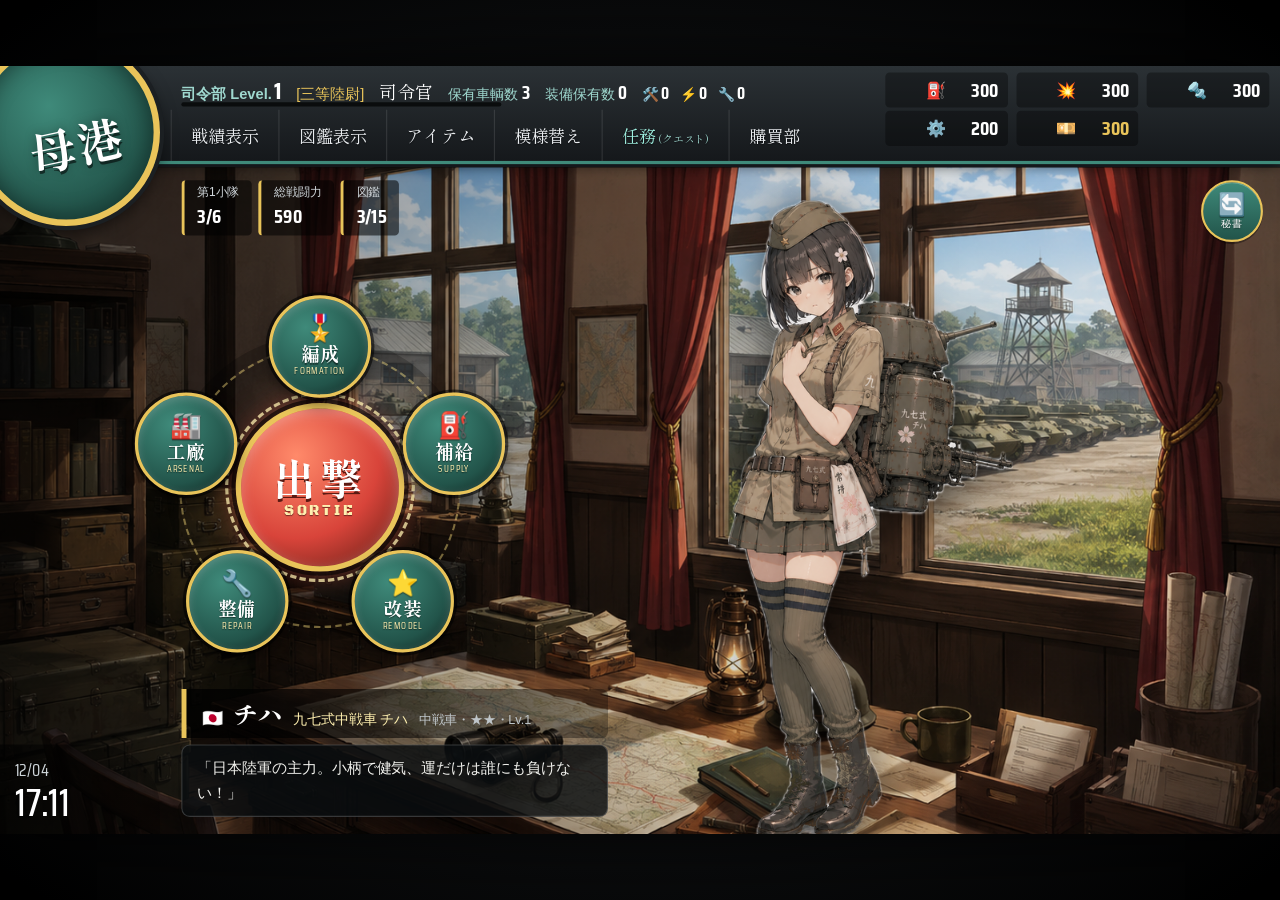
<file: src/index.html>
<!DOCTYPE html>
<html lang="ja">
<head>
<meta charset="UTF-8">
<meta name="viewport" content="width=device-width, initial-scale=1.0, viewport-fit=cover">
<title>陸これ（仮） — 陸版艦これ</title>
<link rel="icon" href="data:image/svg+xml,%3Csvg xmlns='http://www.w3.org/2000/svg' viewBox='0 0 64 64'%3E%3Crect width='64' height='64' rx='12' fill='%23d4af37'/%3E%3Ctext x='32' y='43' text-anchor='middle' font-size='34'%3E%E2%98%85%3C/text%3E%3C/svg%3E">
<link rel="preconnect" href="https://fonts.googleapis.com">
<link rel="preconnect" href="https://fonts.gstatic.com" crossorigin>
<link href="https://fonts.googleapis.com/css2?family=Black+Ops+One&family=Saira+Condensed:wght@500;700&family=Shippori+Mincho:wght@600;800&display=swap" rel="stylesheet">
<link rel="stylesheet" href="style.css?v=0.8.1">
</head>
<body>
<!-- 1200×720 の固定画面を、窓の大きさに合わせて拡大縮小する（横画面専用・艦これと同じ作り） -->
<div id="viewport"><div id="stage" data-screen="base">

<!-- ===== 上：司令部の帯 ===== -->
<header id="hq">
  <div class="hq-row1">
    <span class="hq-lvl">司令部 Level.<b id="cmd-lv">1</b></span>
    <span class="hq-rank">[<span id="hq-rank">三等陸尉</span>]</span>
    <span id="cmd-name" title="クリックで改名">司令官</span>
    <span class="hq-cnt">保有車輌数 <b id="hq-owned">0</b></span>
    <span class="hq-cnt">装備保有数 <b id="hq-equips">0</b></span>
    <span class="hq-items" title="高速修復材・高速建造材・改修資材">🛠️<b id="hq-i-repair">0</b> ⚡<b id="hq-i-build">0</b> 🔧<b id="hq-i-remodel">0</b></span>
  </div>
  <div class="cmd-exp"><i id="cmd-expbar"></i><small id="cmd-exptxt"></small></div>
  <nav class="hq-menu">
    <button data-go="config" data-scroll="records">戦績表示</button>
    <button data-go="dex">図鑑表示</button>
    <button data-go="shop" data-scroll="inventory">アイテム</button>
    <button data-go="config" data-scroll="theme-list">模様替え</button>
    <button data-go="mission" class="hq-mission">任務<small>(クエスト)</small><em id="kh-badge" class="hidden">!</em></button>
    <button data-go="shop">購買部</button>
  </nav>
  <div id="resources">
    <span class="res" title="燃料"><i>⛽</i><b id="r-fuel">0</b></span>
    <span class="res" title="弾薬"><i>💥</i><b id="r-ammo">0</b></span>
    <span class="res" title="鋼材"><i>🔩</i><b id="r-steel">0</b></span>
    <span class="res" title="部品"><i>⚙️</i><b id="r-parts">0</b></span>
    <span class="res gold" title="資金"><i>💴</i><b id="r-gold">0</b></span>
  </div>
</header>
<div id="notibar"><span id="noti-icon">📻</span><span id="noti">ようこそ、陸これへ。司令、ご着任お疲れ様です。</span></div>

<!-- 左上：いまの画面の名前（艦これの大きな丸） -->
<div id="scr-emblem"><span id="scr-name">母港</span></div>

<!-- ===== 左：横の献立（母港以外） ===== -->
<aside id="sidemenu">
  <button class="sm-btn" data-go="squad"><i>🎖️</i><span>編成</span></button>
  <button class="sm-btn" data-go="shop"><i>⛽</i><span>補給</span></button>
  <button class="sm-btn" data-go="arsenal" data-sub="remodel"><i>⭐</i><span>改装</span></button>
  <button class="sm-btn" data-go="arsenal" data-sub="repair"><i>🔧</i><span>整備</span></button>
  <button class="sm-btn" data-go="arsenal" data-sub="build"><i>🏭</i><span>工廠</span></button>
  <button class="sm-port" data-go="base"><span>母港</span></button>
  <div class="sm-clock"><small class="clock-date">--/--</small><b class="clock">--:--</b></div>
</aside>

<main id="screen">
  <!-- ===== 母港 ===== -->
  <section id="tab-base" class="tab active">
    <div id="port">
      <div id="port-bg"></div>
      <img id="secretary-img" alt="秘書隊員">
      <div id="kc-ring">
        <span class="kr-track"></span>
        <button class="kc-sortie" data-go="sortie"><span class="ks-gear"></span><span class="ks-face"><b>出撃</b><small>SORTIE</small></span></button>
        <button class="kc-sub" style="--a:-90deg" data-go="squad"><i>🎖️</i><b>編成</b><small>FORMATION</small></button>
        <button class="kc-sub" style="--a:-18deg" data-go="shop"><i>⛽</i><b>補給</b><small>SUPPLY</small></button>
        <button class="kc-sub" style="--a:54deg" data-go="arsenal" data-sub="remodel"><i>⭐</i><b>改装</b><small>REMODEL</small></button>
        <button class="kc-sub" style="--a:126deg" data-go="arsenal" data-sub="repair"><i>🔧</i><b>整備</b><small>REPAIR</small></button>
        <button class="kc-sub" style="--a:198deg" data-go="arsenal" data-sub="build"><i>🏭</i><b>工廠</b><small>ARSENAL</small></button>
      </div>
      <ul id="pc-stats"></ul>
      <div id="port-overlay">
        <div id="sec-nameplate">
          <span id="sec-nation"></span>
          <span id="sec-name"></span>
          <span id="sec-base"></span>
          <span id="sec-class"></span>
        </div>
        <div id="sec-speech"><span id="base-msg"></span></div>
      </div>
      <div id="port-utils">
        <button class="pu" id="btn-changesec" title="秘書交代">🔄<small>秘書</small></button>
      </div>
      <div class="port-clock"><small class="clock-date">--/--</small><b class="clock">--:--</b></div>
    </div>
  </section>

  <!-- ===== 編成（艦これ式） ===== -->
  <section id="tab-squad" class="tab">
    <div class="sq-head">
      <span class="sq-title">部隊選択</span>
      <div id="squad-tabs"></div>
      <button id="sq-clear" class="ghost">随伴一括解除</button>
      <label class="sq-name">部隊名<input id="sq-name-input" maxlength="10"></label>
      <span class="sq-power">総戦闘力 <b id="sq-power">0</b></span>
    </div>
    <div id="squad-bar"></div>
  </section>

  <!-- ===== 出撃 ===== -->
  <section id="tab-sortie" class="tab">
    <div class="sc-head"><h2>出撃<small>SORTIE</small></h2><p class="hint">戦域を選んで出撃。ボスを撃破すると攻略完了。</p></div>
    <div id="area-list"></div>
  </section>

  <!-- ===== 工廠 ===== -->
  <section id="tab-arsenal" class="tab">
    <div class="sc-head"><h2>工廠<small>ARSENAL</small></h2>
      <div id="arsenal-nav" class="subnav">
        <button data-sub="build" class="active">配備建造</button>
        <button data-sub="commission">工場依頼</button>
        <button data-sub="remodel">改装</button>
        <button data-sub="repair">整備</button>
        <button data-sub="cast">鋳造</button>
      </div>
    </div>
    <div id="sub-build" class="subtab active">
      <p class="hint">資源を投入して新たな隊員を配備。投入量でレア度が変わります。</p>
      <div class="panel" id="deploy-form">
        <label>🔩 鋼材 <input type="range" id="d-steel" min="10" max="300" value="100"><b id="d-steel-v">100</b></label>
        <label>⚙️ 部品 <input type="range" id="d-parts" min="10" max="300" value="100"><b id="d-parts-v">100</b></label>
        <div class="btnrow"><button id="btn-deploy" class="primary">▶ 配備開始</button></div>
      </div>
      <div id="deploy-result"></div>
    </div>
    <div id="sub-commission" class="subtab">
      <p class="hint">各工房に製造を依頼。時間経過で完成し、確率で戦車または装備を獲得します。</p>
      <div id="commission-list"></div>
    </div>
    <div id="sub-remodel" class="subtab">
      <p class="hint">改修資材と資金で隊員を改装し、全ステータスを強化します。</p>
      <div id="remodel-list" class="card-grid"></div>
    </div>
    <div id="sub-repair" class="subtab">
      <p class="hint">損傷した隊員を整備します。高速修復材で即時回復も可能。</p>
      <div id="repair-list" class="card-grid"></div>
    </div>
    <div id="sub-cast" class="subtab">
      <p class="hint">資源を投入して装備を鋳造製作。投入量で高レア装備が出やすくなります。隊員の詳細画面で装備できます。</p>
      <div class="panel" id="cast-form">
        <label>🔩 鋼材 <input type="range" id="c-steel" min="20" max="400" value="150"><b id="c-steel-v">150</b></label>
        <label>⚙️ 部品 <input type="range" id="c-parts" min="20" max="400" value="150"><b id="c-parts-v">150</b></label>
        <div class="btnrow"><button id="btn-cast" class="primary">⚒️ 鋳造開始</button></div>
      </div>
      <div id="cast-result"></div>
      <h3 class="subhead">所持装備</h3>
      <div id="equip-inv"></div>
    </div>
  </section>

  <!-- ===== 任務 ===== -->
  <section id="tab-mission" class="tab">
    <div class="sc-head"><h2>任務<small>QUEST</small></h2><p class="hint">達成で資金・アイテムを獲得。毎日リセット。</p></div>
    <div id="mission-list"></div>
  </section>

  <!-- ===== 図鑑 ===== -->
  <section id="tab-dex" class="tab">
    <div class="sc-head"><h2>図鑑<small>ENCYCLOPEDIA</small></h2><p class="hint" id="dex-progress"></p></div>
    <div id="dex-grid" class="card-grid"></div>
  </section>

  <!-- ===== 購買部 ===== -->
  <section id="tab-shop" class="tab">
    <div class="sc-head"><h2>購買部・補給<small>SUPPLY</small></h2><p class="hint">資金でアイテムや資源を購入。</p></div>
    <div id="shop-list"></div>
    <h3 class="subhead">所持アイテム</h3>
    <div id="inventory"></div>
    <h3 class="subhead">所持武装（旧式）</h3>
    <div id="weapon-inv"></div>
  </section>

  <!-- ===== 設定 ===== -->
  <section id="tab-config" class="tab">
    <div class="sc-head"><h2>設定<small>CONFIG</small></h2></div>
    <div class="cfg-grid">
      <div class="panel">
        <h3 class="subhead">司令官名</h3>
        <div class="btnrow"><input type="text" id="name-input" maxlength="12" placeholder="司令官名"><button id="btn-rename">変更</button></div>
      </div>
      <div class="panel">
        <h3 class="subhead">戦績</h3>
        <div id="records"></div>
      </div>
      <div class="panel">
        <h3 class="subhead">UIテーマ（配色）</h3>
        <div id="uitheme-list"></div>
      </div>
      <div class="panel">
        <h3 class="subhead">模様替え（司令室の背景）</h3>
        <div id="theme-list"></div>
      </div>
      <div class="panel">
        <h3 class="subhead">音声（VOICEVOX）</h3>
        <p class="hint" id="voice-status"></p>
        <div class="btnrow">
          <button id="btn-voice-toggle">音声: ON</button>
          <button id="btn-voice-test">🔊 テスト再生</button>
        </div>
      </div>
      <div class="panel">
        <h3 class="subhead">データ</h3>
        <div class="btnrow"><button id="btn-reset" class="danger">最初からやり直す</button></div>
      </div>
    </div>
  </section>
</main>

<!-- ===== 出撃準備（戦域を選んだ後） ===== -->
<div id="prebattle" class="overlay hidden">
  <div class="pb-card">
    <div class="ss-head"><b id="map-title"></b><button class="x" id="btn-area-back">✕</button></div>
    <div id="restrict-note"></div>
    <div id="pb-squad-tabs"></div>
    <div id="sortie-squad"></div>
    <div class="btnrow pb-foot">
      <span class="hint">燃料・弾薬を各30消費します。</span>
      <button id="btn-startbattle" class="primary big">⚔️ 出撃開始</button>
    </div>
  </div>
</div>

<!-- ===== 戦闘（りっくじあーす式・画面いっぱい） ===== -->
<section id="battle" class="hidden">
  <div class="bt-top">
    <div class="bt-force ally"><span class="bf-lbl">部隊戦力</span><div class="bf-bar"><i id="bf-ally"></i></div><b id="bf-ally-num"></b></div>
    <div class="bt-center"><span id="bt-area"></span><b id="bt-turn">TURN 1</b></div>
    <div class="bt-force enemy"><b id="bf-enemy-num"></b><div class="bf-bar"><i id="bf-enemy"></i></div><span class="bf-lbl">部隊戦力</span></div>
  </div>
  <div class="bt-col ally" id="bt-allies"></div>
  <div class="bt-map" id="bt-map">
    <div id="bt-world">
      <svg id="bt-svg" xmlns="http://www.w3.org/2000/svg"></svg>
      <div id="bt-units"></div>
      <div id="bt-fx"></div>
    </div>
    <div id="bt-log"></div>
  </div>
  <div class="bt-col enemy" id="bt-enemies"></div>
  <div class="bt-bottom">
    <button id="bt-retreat" class="bt-round" title="撤退">⮌<small>撤退</small></button>
    <div id="bt-info"></div>
    <div id="bt-actions"></div>
    <button id="bt-endturn" class="bt-end">ターン終了</button>
    <button id="bt-auto" class="bt-toggle">自動<b>OFF</b></button>
    <button id="bt-speed" class="bt-toggle">速度<b>×1</b></button>
  </div>
  <div id="bt-banner" class="hidden"></div>
  <div id="battle-result" class="hidden"></div>
  <div id="dmg-cutin" class="hidden"></div>
</section>

<!-- ===== 秘書選択 ===== -->
<div id="sec-select" class="overlay hidden">
  <div class="sec-select-card">
    <div class="ss-head"><b>秘書隊員を選択</b><button class="x" onclick="document.getElementById('sec-select').classList.add('hidden')">✕</button></div>
    <div id="sec-select-grid" class="mini-grid"></div>
  </div>
</div>

<!-- ===== 隊員の一覧（編成の「変更」） ===== -->
<div id="ship-list" class="overlay hidden">
  <div class="sl-card">
    <div class="ss-head"><b id="sl-title">隊員選択</b><div class="sl-sort" id="sl-sort"></div><button class="x" onclick="closeShipList()">✕</button></div>
    <div id="sl-remove"></div>
    <div id="sl-table"></div>
  </div>
</div>

<!-- ===== 隊員詳細 ===== -->
<div id="modal" class="overlay hidden">
  <div id="modal-card">
    <button id="modal-close" class="x">✕</button>
    <div id="modal-art"><img id="modal-img" alt=""><div id="modal-states"></div></div>
    <div id="modal-info">
      <div id="modal-nation"></div>
      <h3 id="modal-name"></h3>
      <div id="modal-base"></div>
      <div id="modal-tags"></div>
      <div id="modal-intro"></div>
      <div id="modal-stats"></div>
      <h4 class="me-head">装備</h4>
      <div id="modal-equip"></div>
      <button id="modal-toggle"></button>
    </div>
  </div>
</div>

<!-- ===== 装備の選択 ===== -->
<div id="equip-picker" class="overlay hidden">
  <div class="ep-card">
    <div class="ss-head"><b>装備を選択</b><button class="x" onclick="document.getElementById('equip-picker').classList.add('hidden')">✕</button></div>
    <div id="equip-picker-list"></div>
  </div>
</div>

<div id="toast-wrap"></div>
</div></div>

<!-- 縦持ちのときは横にしてもらう -->
<div id="rotate-hint">
  <div class="rh-phone">📱</div>
  <p>陸これは<b>横画面専用</b>です。<br>端末を横向きにしてください。</p>
  <button id="btn-landscape">全画面・横向きで開く</button>
</div>

<script src="../data/characters.js?v=0.8.1"></script>
<script src="battle.js?v=0.8.1"></script>
<script src="game.js?v=0.8.1"></script>
</body>
</html>
</file>
<file: src/style.css>
/* ===== 陸これ v0.8.0 — 艦これ式の画面（1200×720 固定・横画面専用） =====
   色は変数でまとめ、UIテーマ（body[data-ui]）で入れ替える。
   --pan1/--pan2 = 札（パネル）の色、--acc = 強調の金、--paper = 画面の地、--ink = 地の上の文字 */
:root{
  --pan1:#3f8a7a; --pan2:#22544a; --panline:rgba(190,255,235,.35);
  --acc:#e9c45a; --acc2:#fff0b0; --red:#d8443a; --red2:#ff7a63;
  --paper:#e7e2d4; --paper2:#d6d0bf; --ink:#22272a; --ink2:#5a6066;
  --hq1:#2b3135; --hq2:#15181b;
  --ok:#59c24f; --warn:#e8b33a; --bad:#e04a3a;
}
body[data-ui="steel"]{ --pan1:#3b8f9a; --pan2:#1f5660; --acc:#f0c860; }
body[data-ui="night"]{ --pan1:#5a4a8a; --pan2:#2c2350; --acc:#d6a8ff; --acc2:#f1dcff; --paper:#d9d6e3; --paper2:#c6c1d6; }
body[data-ui="sakura"]{ --pan1:#b75a7a; --pan2:#73304a; --acc:#ffd0e2; --acc2:#fff0f6; --paper:#f1e3e6; --paper2:#e3cdd3; }
body[data-ui="desert"]{ --pan1:#9a7a44; --pan2:#5e4520; --acc:#ffd88a; --paper:#ece2c8; --paper2:#dccfae; }

*{box-sizing:border-box}
html,body{margin:0;height:100%;background:#000;overflow:hidden;
  font-family:"Hiragino Kaku Gothic ProN","Hiragino Sans","Noto Sans JP","Yu Gothic",Meiryo,sans-serif;color:var(--ink);
  -webkit-tap-highlight-color:transparent;user-select:none}
.hidden{display:none!important}
button{font:inherit;cursor:pointer;border:0;color:#fff;border-radius:6px;padding:8px 14px;
  background:linear-gradient(180deg,var(--pan1),var(--pan2));box-shadow:inset 0 1px 0 rgba(255,255,255,.25),0 2px 0 rgba(0,0,0,.35);
  text-shadow:0 1px 1px rgba(0,0,0,.5);transition:filter .12s,transform .08s}
button:hover{filter:brightness(1.15)}
button:active{transform:translateY(1px);filter:brightness(.92)}
button:disabled{opacity:.42;cursor:not-allowed;filter:grayscale(.5)}
button.primary{background:linear-gradient(180deg,#f4d06a,#c8941e);color:#2a1d05;text-shadow:0 1px 0 rgba(255,255,255,.5);font-weight:700}
button.danger{background:linear-gradient(180deg,#d85a48,#8e2a1e)}
button.ghost{background:transparent;color:var(--ink2);box-shadow:none;border:1px solid rgba(0,0,0,.25);text-shadow:none}
button.big{padding:12px 26px;font-size:1.1rem}
button.x{width:34px;height:34px;padding:0;border-radius:50%;background:linear-gradient(180deg,#5a5f63,#2c3033);font-size:1rem}
input[type=text],input:not([type]){font:inherit;padding:7px 10px;border-radius:5px;border:1px solid rgba(0,0,0,.3);background:#fffdf6;color:var(--ink)}
input[type=range]{accent-color:var(--pan1)}

/* ===== 画面全体（1200×720 を拡大縮小） ===== */
#viewport{position:fixed;inset:0;background:radial-gradient(ellipse at center,#1a1d20,#000)}
#stage{position:absolute;left:50%;top:50%;width:1200px;height:720px;transform-origin:50% 50%;overflow:hidden;
  background:#1d2226;box-shadow:0 0 60px rgba(0,0,0,.8)}
#rotate-hint{display:none;position:fixed;inset:0;z-index:999;background:#0d1012;color:#fff;
  flex-direction:column;align-items:center;justify-content:center;text-align:center;gap:14px;padding:30px}
body.portrait #rotate-hint{display:flex}
.rh-phone{font-size:64px;animation:rh 2s ease-in-out infinite}
@keyframes rh{0%,30%{transform:rotate(0)}60%,100%{transform:rotate(-90deg)}}
#rotate-hint p{font-size:1.05rem;line-height:1.7;margin:0}

/* ===== 上：司令部の帯 ===== */
#hq{position:absolute;left:0;right:0;top:0;height:92px;z-index:20;
  background:linear-gradient(180deg,var(--hq1),var(--hq2));border-bottom:3px solid var(--pan1);
  box-shadow:0 3px 12px rgba(0,0,0,.6);color:#e9ecef}
.hq-row1{position:absolute;left:170px;top:6px;right:380px;display:flex;align-items:baseline;gap:14px;font-size:.86rem;white-space:nowrap;overflow:hidden}
.hq-lvl{color:#9fd8cf;font-weight:700}
.hq-lvl b{font-family:"Saira Condensed";font-size:1.4rem;color:#fff;margin-left:2px}
.hq-rank{color:var(--acc)}
#cmd-name{font-family:"Shippori Mincho",serif;font-size:1.05rem;color:#fff;cursor:pointer;border-bottom:1px dotted #7f8a8f}
.hq-cnt{color:#9fd8cf;font-size:.8rem}.hq-cnt b{color:#fff;font-family:"Saira Condensed";font-size:1.1rem}
.hq-items{color:#cfd6da;font-size:.8rem}.hq-items b{font-family:"Saira Condensed";font-size:1rem;margin:0 6px 0 2px;color:#fff}
.cmd-exp{position:absolute;left:170px;top:34px;width:300px;height:4px;background:#0a0c0d;border-radius:2px;overflow:hidden}
.cmd-exp i{display:block;height:100%;width:0;background:linear-gradient(90deg,var(--pan1),var(--acc));transition:width .4s}
.cmd-exp small{display:none}
.hq-menu{position:absolute;left:160px;bottom:0;height:48px;display:flex}
.hq-menu button{position:relative;border-radius:0;background:transparent;box-shadow:none;height:48px;padding:0 18px;
  font-family:"Shippori Mincho",serif;font-size:1.02rem;color:#e9ecef;border-left:1px solid rgba(255,255,255,.12)}
.hq-menu button:hover{background:linear-gradient(180deg,rgba(255,255,255,.08),rgba(63,138,122,.35));filter:none}
.hq-menu small{font-size:.62rem;color:#9fd8cf;margin-left:2px}
.hq-mission{color:#9ff0e0!important}
.hq-menu em,#kh-badge{position:absolute;top:4px;right:2px;min-width:18px;height:18px;border-radius:9px;padding:0 4px;
  font-style:normal;font-size:.7rem;font-weight:700;line-height:18px;background:var(--red);color:#fff;font-family:sans-serif;
  box-shadow:0 0 8px var(--red2);animation:pulse 1.2s ease-in-out infinite}
@keyframes pulse{50%{transform:scale(1.2)}}
#resources{position:absolute;right:10px;top:6px;width:360px;display:grid;grid-template-columns:repeat(3,1fr);gap:3px 8px}
.res{display:flex;align-items:center;justify-content:flex-end;gap:6px;padding:2px 8px;border-radius:4px;background:rgba(0,0,0,.35)}
.res i{font-style:normal;font-size:.95rem}
.res b{font-family:"Saira Condensed";font-size:1.15rem;color:#fff;min-width:44px;text-align:right}
.res.gold b{color:var(--acc)}
#notibar{display:none} /* 知らせはトーストで出す（帯の中に場所がない） */
#notibar #noti{display:inline-block;max-width:560px;overflow:hidden;text-overflow:ellipsis;vertical-align:bottom}
#noti-icon{margin-right:4px}

/* 左上の大きな丸（いまの画面の名前） */
#scr-emblem{position:absolute;left:-26px;top:-26px;width:176px;height:176px;border-radius:50%;z-index:25;pointer-events:none;
  background:radial-gradient(circle at 40% 35%,var(--pan1),var(--pan2) 70%);
  border:6px solid var(--acc);box-shadow:0 0 0 4px #1b1f22,0 6px 16px rgba(0,0,0,.6),inset 0 0 22px rgba(0,0,0,.45);
  display:flex;align-items:center;justify-content:center}
#scr-name{font-family:"Shippori Mincho",serif;font-weight:800;font-size:2.7rem;color:#fff;letter-spacing:2px;
  transform:translate(10px,10px) rotate(-12deg);text-shadow:0 3px 0 rgba(0,0,0,.55),0 0 10px rgba(0,0,0,.4)}

/* ===== 左：横の献立（足場のような金属の枠） ===== */
#sidemenu{position:absolute;left:0;top:95px;bottom:0;width:150px;z-index:15;padding:58px 12px 0;
  background:repeating-linear-gradient(135deg,rgba(255,255,255,.04) 0 6px,transparent 6px 16px),linear-gradient(90deg,#3a4146,#24292d);
  border-right:3px solid #121517;display:flex;flex-direction:column;gap:8px}
#sidemenu::before{content:"";position:absolute;left:64px;top:0;bottom:0;width:8px;background:linear-gradient(90deg,#5c656b,#2a3034);opacity:.6}
.sm-btn{position:relative;z-index:1;display:flex;align-items:center;gap:4px;width:86px;height:52px;padding:0 6px;white-space:nowrap;
  font-family:"Shippori Mincho",serif;font-size:1.08rem;border:2px solid #0e1112;border-radius:4px}
.sm-btn i{font-style:normal;font-size:1.2rem}
.sm-btn.active{background:linear-gradient(180deg,var(--acc),#a8801c);color:#2a1d05;text-shadow:none}
.sm-port{position:absolute;right:8px;top:132px;width:42px;height:150px;padding:0;border-radius:4px;z-index:2;
  background:linear-gradient(180deg,#d9cfa8,#a59a70);color:#2a2410;text-shadow:none;border:2px solid #0e1112;
  font-family:"Shippori Mincho",serif;font-weight:800;font-size:1.25rem;writing-mode:vertical-rl;letter-spacing:6px}
.sm-clock,.port-clock{position:absolute;left:0;bottom:0;width:150px;height:84px;display:flex;flex-direction:column;justify-content:center;padding-left:14px;
  background:linear-gradient(90deg,rgba(0,0,0,.65),rgba(0,0,0,.25));border-radius:0 60px 0 0;color:#fff}
.sm-clock small,.port-clock small{font-family:"Saira Condensed";font-size:1rem;color:#cfd6da}
.sm-clock b,.port-clock b{font-family:"Saira Condensed";font-size:2.2rem;line-height:1;font-weight:500}

/* ===== 画面の中身 ===== */
#screen{position:absolute;left:150px;top:95px;right:0;bottom:0;overflow:auto;padding:16px 22px 22px;
  background:repeating-linear-gradient(0deg,rgba(0,0,0,.025) 0 2px,transparent 2px 6px),linear-gradient(180deg,var(--paper),var(--paper2))}
#stage[data-screen="base"] #screen{left:0;padding:0;overflow:hidden;background:#000}
#stage[data-screen="base"] #sidemenu{display:none}
#stage[data-screen="battle"] #hq,#stage[data-screen="battle"] #sidemenu,#stage[data-screen="battle"] #scr-emblem,#stage[data-screen="battle"] #notibar{display:none}
#screen::-webkit-scrollbar{width:10px}#screen::-webkit-scrollbar-thumb{background:var(--pan2);border-radius:5px}
.tab{display:none}.tab.active{display:block}
.sc-head{display:flex;align-items:center;gap:18px;margin:0 0 12px;flex-wrap:wrap}
h2{margin:0;font-family:"Shippori Mincho",serif;font-size:1.6rem;color:var(--ink);display:flex;align-items:baseline;gap:8px;
  padding-left:12px;border-left:6px solid var(--pan1)}
h2 small{font-family:"Black Ops One";font-size:.75rem;letter-spacing:3px;color:var(--pan2)}
.subhead{font-family:"Shippori Mincho",serif;font-size:1.05rem;margin:16px 0 8px;padding:4px 10px;color:#fff;
  background:linear-gradient(90deg,var(--pan2),transparent);border-radius:4px}
.panel .subhead{margin-top:0}
.hint{color:var(--ink2);font-size:.84rem;margin:0}
.panel{background:linear-gradient(180deg,rgba(255,255,255,.7),rgba(255,255,255,.45));border:1px solid rgba(0,0,0,.15);border-radius:8px;padding:14px;margin-bottom:12px;box-shadow:0 2px 6px rgba(0,0,0,.08)}
.btnrow{display:flex;gap:8px;flex-wrap:wrap;align-items:center;margin-top:8px}
.stars{color:#e9a400;letter-spacing:-1px;font-size:.8rem}
.subnav{display:flex;gap:4px}
.subnav button{border-radius:16px;padding:6px 16px;background:linear-gradient(180deg,#8c9599,#5d666b)}
.subnav button.active{background:linear-gradient(180deg,var(--pan1),var(--pan2));box-shadow:0 0 0 2px var(--acc)}
.subtab{display:none}.subtab.active{display:block}
.num-tab{width:38px;height:38px;padding:0;border-radius:4px;font-family:"Black Ops One";font-size:1.25rem;
  background:linear-gradient(180deg,#4a5257,#262b2e);transform:skewX(-10deg)}
.num-tab.active{background:linear-gradient(180deg,var(--pan1),var(--pan2));box-shadow:0 0 0 2px var(--acc),0 2px 0 #000}

/* トースト */
#toast-wrap{position:absolute;right:14px;top:104px;z-index:200;display:flex;flex-direction:column;gap:6px;pointer-events:none;width:360px}
.toast{background:linear-gradient(90deg,rgba(20,26,28,.95),rgba(34,84,74,.95));color:#fff;padding:9px 14px;border-radius:6px;
  border-left:4px solid var(--acc);font-size:.84rem;box-shadow:0 4px 14px rgba(0,0,0,.4);animation:tin .3s ease-out}
.toast.out{opacity:0;transform:translateX(30px);transition:.4s}
@keyframes tin{from{opacity:0;transform:translateX(30px)}}

/* ===== 重ねて出す窓（共通） ===== */
.overlay{position:absolute;inset:0;z-index:120;background:rgba(5,8,10,.6);display:flex;align-items:center;justify-content:center;backdrop-filter:blur(2px)}
.ss-head{display:flex;align-items:center;gap:12px;padding:10px 14px;background:linear-gradient(180deg,var(--pan1),var(--pan2));color:#fff;border-radius:8px 8px 0 0}
.ss-head b{font-family:"Shippori Mincho",serif;font-size:1.15rem}
.ss-head .x{margin-left:auto}
.sec-select-card,.sl-card,.ep-card,.pb-card{background:var(--paper);border-radius:9px;box-shadow:0 20px 60px rgba(0,0,0,.6);border:2px solid var(--acc);overflow:hidden}
.sec-select-card{width:760px;max-height:600px;display:flex;flex-direction:column}
.mini-grid{display:grid;grid-template-columns:repeat(6,1fr);gap:8px;padding:14px;overflow:auto}
.mini-card{background:linear-gradient(180deg,#fff,#ece6d6);border:1px solid rgba(0,0,0,.2);border-radius:6px;padding:6px;text-align:center;cursor:pointer;position:relative}
.mini-card img{height:78px}
.mini-card .mc-name{display:block;font-size:.8rem;font-weight:700}
.mini-card.selected{outline:3px solid var(--acc)}
.mini-card.r5{background:linear-gradient(180deg,#fff7d6,#f0dc9a)}.mini-card.r4{background:linear-gradient(180deg,#f3ecff,#ddd0f5)}

/* ===== 母港 ===== */
#port{position:absolute;inset:0;overflow:hidden}
#port-bg{position:absolute;inset:0;background:linear-gradient(165deg,#2a3320,#0d0f08)}
#port-bg.theme-photo{background:url('../assets/ui/hq.png') center/cover}
#port-bg.theme-photo::after{content:"";position:absolute;inset:0;background:linear-gradient(90deg,rgba(0,0,0,.55),rgba(0,0,0,.15) 55%,rgba(0,0,0,.05))}
#port-bg.theme-night{background:linear-gradient(180deg,#0a1530,#05080f)}
#port-bg.theme-od{background:linear-gradient(160deg,#3e4a2c,#1c2113)}
#port-bg.theme-snow{background:linear-gradient(160deg,#5a6878,#aab4c2 80%,#cfd8e2)}
#port-bg.theme-desert{background:linear-gradient(160deg,#b08a4f,#e0c188 80%,#d9b878)}
#secretary-img{position:absolute;left:68%;bottom:-6px;height:600px;transform:translateX(-50%);z-index:2;cursor:pointer;
  filter:drop-shadow(0 8px 20px rgba(0,0,0,.7));transform-origin:50% 100%;animation:secIn .6s ease-out}
#secretary-img.tapped{animation:guwan .5s cubic-bezier(.3,1.4,.5,1)}
#secretary-img.dmg1{animation:sway 3s ease-in-out infinite}
#secretary-img.dmg2{animation:shudder 1.6s ease-in-out infinite}
#secretary-img.dmg3{animation:critical .5s ease-in-out infinite}
@keyframes secIn{from{opacity:0;transform:translateX(-50%) translateY(20px)}}
@keyframes guwan{0%,100%{transform:translateX(-50%) scale(1)}25%{transform:translateX(-50%) scale(1.05,.93)}55%{transform:translateX(-50%) scale(.97,1.04) rotate(-1.5deg)}}
@keyframes sway{50%{transform:translateX(-50%) rotate(.6deg)}}
@keyframes shudder{0%,100%{transform:translateX(-50%)}25%{transform:translateX(-51.5%) rotate(-1deg)}75%{transform:translateX(-48.5%) rotate(1deg)}}
@keyframes critical{0%,100%{transform:translateX(-50%)}25%{transform:translateX(-53%) rotate(-1.6deg);filter:drop-shadow(0 0 16px rgba(232,40,40,.85))}75%{transform:translateX(-47%) rotate(1.6deg)}}
#kc-ring{--R:132px;--S:96px;--B:158px;position:absolute;z-index:3;left:300px;top:300px;width:0;height:0}
.kr-track{position:absolute;left:calc(-1*var(--R));top:calc(-1*var(--R));width:calc(2*var(--R));height:calc(2*var(--R));
  border-radius:50%;border:2px dashed rgba(240,214,120,.45);box-shadow:0 0 0 12px rgba(0,0,0,.22),inset 0 0 40px rgba(0,0,0,.35)}
.kc-sortie,.kc-sub{position:absolute;padding:0;border-radius:50%}
.kc-sortie{width:var(--B);height:var(--B);left:calc(-1*var(--B)/2);top:calc(-1*var(--B)/2);
  background:radial-gradient(circle at 35% 30%,#ff8a6a,var(--red) 55%,#5a1a12);
  border:5px solid var(--acc);box-shadow:0 0 0 4px rgba(0,0,0,.6),0 0 30px rgba(232,93,74,.6),inset 0 4px 12px rgba(255,255,255,.3)}
.ks-gear{position:absolute;inset:-15px;border-radius:50%;border:3px dashed var(--acc2);opacity:.75;animation:spin 14s linear infinite;pointer-events:none}
@keyframes spin{to{transform:rotate(360deg)}}
.ks-face{display:flex;flex-direction:column;align-items:center;justify-content:center;height:100%}
.ks-face b{font-family:"Shippori Mincho",serif;font-weight:800;font-size:2.5rem;letter-spacing:4px;line-height:1;text-shadow:0 3px 0 #5a1a12}
.ks-face small{font-family:"Black Ops One";font-size:.8rem;letter-spacing:3px;color:var(--acc2);margin-top:4px}
.kc-sortie:hover{filter:brightness(1.12);transform:scale(1.04)}
.kc-sub{width:var(--S);height:var(--S);left:calc(-1*var(--S)/2);top:calc(-1*var(--S)/2);
  transform:rotate(var(--a)) translate(var(--R)) rotate(calc(-1*var(--a)));
  display:flex;flex-direction:column;align-items:center;justify-content:center;
  background:radial-gradient(circle at 35% 30%,var(--pan1),var(--pan2) 65%,#0d1c18);
  border:3px solid var(--acc);box-shadow:0 0 0 3px rgba(0,0,0,.55),0 6px 14px rgba(0,0,0,.5),inset 0 3px 8px rgba(255,255,255,.2)}
.kc-sub i{font-style:normal;font-size:1.5rem;line-height:1.1}
.kc-sub b{font-family:"Shippori Mincho",serif;font-size:1.1rem;line-height:1.1}
.kc-sub small{font-family:"Saira Condensed";font-size:.56rem;letter-spacing:1px;color:var(--acc2)}
.kc-sub:hover{filter:brightness(1.2)}
#pc-stats{position:absolute;left:170px;top:12px;z-index:4;list-style:none;margin:0;padding:0;display:flex;gap:6px}
#pc-stats li{display:flex;flex-direction:column;padding:4px 12px;border-radius:4px;background:rgba(0,0,0,.55);border-left:3px solid var(--acc);color:#cfd6da;font-size:.7rem}
#pc-stats b{font-family:"Saira Condensed";font-size:1.15rem;color:#fff}
#port-overlay{position:absolute;left:170px;bottom:16px;width:400px;z-index:4}
#sec-nameplate{display:flex;flex-wrap:wrap;align-items:baseline;gap:4px 10px;padding:6px 14px;margin-bottom:6px;color:#fff;
  background:linear-gradient(90deg,rgba(0,0,0,.8),rgba(0,0,0,.3));border-left:5px solid var(--acc);border-radius:0 6px 6px 0}
#sec-name{font-family:"Shippori Mincho",serif;font-weight:800;font-size:1.45rem}
#sec-base{font-size:.8rem;color:var(--acc2)}#sec-class{font-size:.74rem;color:#bfc6ca}
#sec-speech{padding:10px 14px;border-radius:8px;font-size:.9rem;line-height:1.6;color:#f2f2ee;background:rgba(10,14,16,.82);border:1px solid rgba(255,255,255,.18)}
#port-utils{position:absolute;right:16px;top:12px;z-index:4}
.pu{width:58px;height:58px;padding:0;border-radius:50%;font-size:1.3rem;display:flex;flex-direction:column;align-items:center;justify-content:center;border:2px solid var(--acc)}
.pu small{font-size:.6rem}
.port-clock{z-index:4}

/* ===== 編成（艦これ式） ===== */
.sq-head{display:flex;align-items:center;gap:12px;margin-bottom:10px;padding:6px 10px;border-radius:6px;background:linear-gradient(90deg,#2b3135,#3d454a);color:#fff}
.sq-title{font-family:"Shippori Mincho",serif;font-size:1.05rem;color:#9ff0e0;margin-right:6px}
#squad-tabs,#pb-squad-tabs{display:flex;gap:8px}
.sq-head .ghost{color:#cfd6da;border-color:rgba(255,255,255,.3);font-size:.8rem;padding:5px 10px}
.sq-name{margin-left:auto;display:flex;align-items:center;gap:6px;font-size:.8rem;color:#9ff0e0}
.sq-name input{width:150px;padding:5px 8px}
.sq-power{font-size:.8rem;color:#cfd6da}.sq-power b{font-family:"Saira Condensed";font-size:1.3rem;color:var(--acc)}
#squad-bar{display:grid;grid-template-columns:1fr 1fr;gap:10px}
.sp{position:relative;height:168px;border-radius:8px;overflow:hidden;color:#fff;
  background:linear-gradient(135deg,var(--pan1),var(--pan2));border:2px solid rgba(0,0,0,.35);
  box-shadow:inset 0 1px 0 rgba(255,255,255,.25),0 3px 8px rgba(0,0,0,.25)}
.sp::before{content:"";position:absolute;inset:0;background:repeating-linear-gradient(120deg,rgba(255,255,255,.05) 0 3px,transparent 3px 10px);pointer-events:none}
.sp.r5{border-color:#e9c45a}.sp.r4{border-color:#b9a0ff}
.sp-no{position:absolute;left:6px;top:6px;z-index:3;width:30px;height:30px;border-radius:50%;display:flex;align-items:center;justify-content:center;
  font-family:"Black Ops One";background:radial-gradient(circle,#6a7276,#2a2f32);border:2px solid #cfd6da;font-size:.95rem}
.sp-no.flag{background:radial-gradient(circle,#f4d06a,#a8801c);color:#2a1d05;border-color:#fff3c0;font-family:"Shippori Mincho",serif;font-weight:800}
.sp-left{position:absolute;left:12px;top:8px;width:262px;z-index:2}
.sp-name{margin-left:34px;font-family:"Shippori Mincho",serif;font-weight:800;font-size:1.55rem;line-height:1.15;white-space:nowrap;text-shadow:0 2px 2px rgba(0,0,0,.45)}
.sp-name small{font-size:.8rem;color:var(--acc2);margin-left:6px}
.sp-lv{position:absolute;right:6px;top:2px;color:#bfe9e0;font-family:"Saira Condensed";font-size:.9rem}
.sp-lv b{font-size:1.6rem;color:#fff;margin-left:4px}
.sp-stars{margin-left:34px;font-size:.7rem;color:var(--acc)}
.sp-hp{margin:4px 0 0 100px;height:8px;width:156px;border-radius:4px;background:rgba(0,0,0,.45);overflow:hidden}
.sp-hp i{display:block;height:100%;background:linear-gradient(90deg,#3fbf3a,#9ef06a)}
.sp-hp.warn i{background:linear-gradient(90deg,#d79a20,#f5d050)}.sp-hp.bad i{background:linear-gradient(90deg,#b8261c,#ff6a4a)}
.sp-hpt{margin-left:100px;font-family:"Saira Condensed";font-size:.95rem;text-align:right;width:156px}
.sp-stats{display:grid;grid-template-columns:1fr 1fr;gap:3px 6px;margin-top:4px}
.sp-stats span{display:flex;align-items:center;gap:4px;padding:2px 8px;border-radius:4px;background:rgba(0,0,0,.28);font-size:.78rem;color:#d7efe9}
.sp-stats i{font-style:normal;font-size:.75rem}.sp-stats b{margin-left:auto;font-family:"Saira Condensed";font-size:1rem;color:#fff}
.sp-banner{position:absolute;right:10px;top:10px;width:200px;height:84px;border-radius:6px;z-index:1;
  background-color:#cfe6f2;background-size:cover;background-position:50% 50%;background-repeat:no-repeat;border:2px solid rgba(255,255,255,.7);box-shadow:inset 0 0 12px rgba(0,0,0,.25)}
.sp-cls{position:absolute;left:-2px;top:-2px;padding:2px 9px;border-radius:6px 0 6px 0;font-family:"Shippori Mincho",serif;font-weight:800;font-size:1rem;
  background:linear-gradient(180deg,#5a6268,#2e3438);color:#fff;border:1px solid #cfd6da}
.sp-exp{position:absolute;right:10px;top:98px;width:200px;height:4px;background:rgba(0,0,0,.45);border-radius:2px;overflow:hidden}
.sp-exp i{display:block;height:100%;background:linear-gradient(90deg,#6ac8ff,#b8e8ff)}
.sp-btns{position:absolute;right:10px;bottom:10px;display:flex;gap:8px;z-index:2}
.sp-btn{border-radius:18px;padding:6px 16px;font-weight:700}
.sp-btn.detail{background:linear-gradient(180deg,#f4d06a,#b38318);color:#2a1d05;text-shadow:none}
.sp-btn.change{background:linear-gradient(180deg,#7ad86a,#2f8a24)}
.sp.repairing .sp-banner{filter:grayscale(.6) brightness(.8)}
.sp.empty{background:#2a2e31}
.sp-shutter{position:absolute;inset:0;background:repeating-linear-gradient(180deg,#4a4f53 0 10px,#33373a 10px 13px,#1e2123 13px 16px);opacity:.95}
.sp-shutter::after{content:"";position:absolute;left:50%;top:0;bottom:0;width:22px;transform:translateX(-50%);background:linear-gradient(90deg,#222,#3c4145,#222)}
.sp.empty .sp-no{opacity:.6}
.sp.empty .sp-btn{position:absolute;right:14px;bottom:14px}
/* 隊員の一覧 */
.sl-card{width:1000px;height:620px;display:flex;flex-direction:column}
.sl-sort{display:flex;gap:4px;margin-left:16px}
.sl-sort button{padding:4px 10px;font-size:.78rem;border-radius:12px;background:rgba(0,0,0,.3)}
.sl-sort button.sel{background:var(--acc);color:#2a1d05;text-shadow:none}
#sl-remove{padding:6px 12px 0}
#sl-table{overflow:auto;padding:8px 12px 12px}
.sl-tab{width:100%;border-collapse:collapse;font-size:.85rem}
.sl-tab th{position:sticky;top:0;background:var(--pan2);color:#fff;font-weight:600;padding:6px;font-size:.78rem}
.sl-tab td{padding:4px 6px;border-bottom:1px solid rgba(0,0,0,.1);text-align:center}
.sl-tab td img{height:40px;display:block;margin:auto}
.sl-tab td img.sl-face{width:44px;height:44px;border-radius:50%;object-fit:cover;background:#cfe6f2;border:2px solid var(--pan1)}
.sl-tab td.nm{text-align:left;font-family:"Shippori Mincho",serif;font-weight:800;font-size:1rem}
.sl-tab td.nm small{display:block;font-family:sans-serif;color:#d39a00;font-size:.65rem}
.sl-tab tbody tr{cursor:pointer;background:rgba(255,255,255,.55)}
.sl-tab tbody tr:nth-child(even){background:rgba(255,255,255,.3)}
.sl-tab tbody tr:hover{background:#fff6cf}
.sl-tab tr.cur{outline:2px solid var(--acc)}
.sl-tab tr.rep{opacity:.55}
.in-sq{display:inline-block;padding:1px 6px;border-radius:8px;background:var(--pan1);color:#fff;font-size:.7rem}
.mini-hp{display:inline-block;width:46px;height:5px;margin-right:4px;border-radius:3px;background:#0003;overflow:hidden;vertical-align:middle}
.mini-hp i{display:block;height:100%;background:var(--ok)}.mini-hp.warn i{background:var(--bad)}

/* ===== 出撃：戦域 ===== */
#area-list{display:flex;flex-direction:column;gap:10px}
.area-card{display:flex;align-items:center;gap:14px;padding:10px 14px;border-radius:8px;color:#fff;
  background:linear-gradient(90deg,var(--pan2),var(--pan1));border:2px solid rgba(0,0,0,.3);box-shadow:0 3px 8px rgba(0,0,0,.2)}
.area-card.cleared{background:linear-gradient(90deg,#5a4a18,#a8862e)}
.ac-no{width:54px;height:54px;flex:none;border-radius:50%;display:flex;align-items:center;justify-content:center;font-family:"Black Ops One";font-size:1.3rem;
  background:radial-gradient(circle,#2a2f32,#111);border:3px solid var(--acc)}
.ac-body{flex:1;min-width:0}
.ac-name{font-family:"Shippori Mincho",serif;font-weight:800;font-size:1.1rem}
.ac-clear{margin-left:8px;padding:1px 8px;border-radius:8px;background:var(--acc);color:#2a1d05;font-size:.72rem;font-family:sans-serif}
.ac-desc{font-size:.8rem;color:#d9efe9;margin:2px 0}
.ac-meta{display:flex;align-items:center;gap:14px;font-size:.78rem;color:#cfe}
.ac-meta b{color:var(--acc);font-family:"Saira Condensed";font-size:1rem}
.ac-foes{display:flex;gap:2px}
.ac-restrict{font-size:.74rem;color:var(--acc2)}
.ac-terrain svg{display:block}
/* 出撃準備 */
.pb-card{width:900px}
#restrict-note{padding:8px 14px;font-size:.85rem;background:rgba(0,0,0,.06)}
#pb-squad-tabs{padding:8px 14px 0}
#sortie-squad{display:grid;grid-template-columns:repeat(6,1fr);gap:8px;padding:10px 14px}
.slot{position:relative;min-height:150px;border-radius:7px;padding:8px;text-align:center;font-size:.78rem;color:#777;
  border:2px dashed rgba(0,0,0,.25);display:flex;flex-direction:column;align-items:center;justify-content:flex-end;gap:2px}
.slot.filled{border:2px solid var(--pan2);color:#fff;background:linear-gradient(180deg,var(--pan1),var(--pan2))}
.slot .schibi{position:absolute;top:4px;height:84px}
.slot b{font-family:"Shippori Mincho",serif;font-size:.95rem;position:relative}
.slot span{position:relative;font-size:.7rem}
.hpbar{display:block;width:90%;height:6px;background:rgba(0,0,0,.45);border-radius:3px;overflow:hidden}
.hpbar i{display:block;height:100%;background:var(--ok)}.hpbar.dmg i{background:var(--bad)}
.hptxt{font-family:"Saira Condensed"}
.slot-tag{padding:0 6px;border-radius:7px;background:var(--bad);color:#fff;font-size:.62rem}.slot-tag.rep{background:#2e6b8a}
.pb-foot{padding:0 14px 14px;justify-content:flex-end}.pb-foot .hint{margin-right:auto}

/* ===== 札（工廠・図鑑で使うカード） ===== */
.card-grid{display:grid;grid-template-columns:repeat(5,1fr);gap:10px}
.card{position:relative;border-radius:8px;padding:8px;background:linear-gradient(180deg,#fdfbf4,#e9e2cf);border:1px solid rgba(0,0,0,.18);box-shadow:0 2px 6px rgba(0,0,0,.15);
  display:flex;flex-direction:column;gap:3px;font-size:.78rem}
.card.r5{background:linear-gradient(180deg,#fff7d6,#ecd38a)}.card.r4{background:linear-gradient(180deg,#f4eeff,#d9cbf3)}.card.r3{background:linear-gradient(180deg,#eef7ff,#cfe2f3)}
.card .lvl{position:absolute;right:6px;top:6px;padding:1px 6px;border-radius:7px;background:#2b3135;color:#fff;font-size:.66rem;z-index:2}
.card .portrait{position:relative;height:96px;display:flex;align-items:flex-end;justify-content:center;border-radius:6px;background:radial-gradient(circle at 50% 70%,rgba(63,138,122,.35),transparent 70%)}
.card .portrait .chibi{height:94px}
.card .portrait.locked{font-size:2.2rem;align-items:center;filter:grayscale(1);opacity:.5}
.card .phicon{position:absolute;left:4px;top:2px;font-size:.9rem}
.card .cname{font-family:"Shippori Mincho",serif;font-weight:800;font-size:1rem}
.card .cbase{font-size:.68rem;color:var(--ink2)}
.card .meta{display:flex;justify-content:space-between;align-items:center}
.card .cclass{padding:0 6px;border-radius:6px;background:var(--pan2);color:#fff;font-size:.66rem}
.card .stat{font-size:.7rem;color:var(--ink2);line-height:1.5}.card .stat b{color:var(--ink)}
.card .hpbar{width:100%;height:5px;margin-top:2px}.hpbar-fill{display:block;height:100%}
.hp-ok{background:var(--ok)}.hp-warn{background:var(--warn)}.hp-bad{background:var(--bad)}
.repair-badge{position:absolute;left:6px;top:6px;padding:1px 6px;border-radius:7px;background:var(--bad);color:#fff;font-size:.62rem;z-index:2}
.card button{margin-top:4px;padding:6px 8px;font-size:.78rem}
.card.locked{opacity:.7}
.dex-no{position:absolute;left:6px;top:6px;font-family:"Black Ops One";font-size:.75rem;color:var(--ink2);z-index:2}
.dex-tap{font-size:.66rem;color:var(--pan2)}
.card[onclick],#dex-grid .card{cursor:pointer}
.rm-info{font-size:.74rem;line-height:1.5}.rm-next{color:var(--pan2);font-weight:700}.rm-gain{color:#2d6a1e}.rm-ab{color:#a0580a}.rm-cost{color:var(--ink2)}
.card.repairing{outline:2px solid #2e6b8a}
.repair-fx{position:absolute;right:8px;top:30px;font-size:1rem}
.repair-fx .spark{display:inline-block;animation:spin 2s linear infinite}
.repair-allbar{grid-column:1/-1}
.repair-all-btn{width:100%;padding:10px;font-size:.95rem}
/* 配備・鋳造 */
#deploy-form,#cast-form{display:flex;flex-direction:column;gap:10px;max-width:620px}
#deploy-form label,#cast-form label{display:flex;align-items:center;gap:10px;font-weight:700}
#deploy-form input,#cast-form input{flex:1}
#deploy-form b,#cast-form b{font-family:"Saira Condensed";font-size:1.2rem;min-width:44px;text-align:right}
#deploy-result{display:flex;gap:14px;align-items:center;margin-top:10px}
#deploy-result .card{width:180px}
.commission{background:linear-gradient(90deg,var(--pan2),var(--pan1));color:#fff;border-radius:8px;padding:10px 14px;margin-bottom:8px}
.cm-head{display:flex;justify-content:space-between;font-family:"Shippori Mincho",serif;font-size:1.05rem}
.cm-status{font-family:sans-serif;font-size:.78rem;color:var(--acc)}
.cm-cost,.cm-pool{font-size:.78rem;color:#d9efe9}
.cm-timer{font-family:"Black Ops One";font-size:1.6rem;color:var(--acc)}
.equip-card{display:flex;gap:10px;align-items:center;padding:8px 12px;margin-bottom:6px;border-radius:7px;background:rgba(255,255,255,.65);border:1px solid rgba(0,0,0,.15);font-size:.85rem}
.equip-card.r5{background:linear-gradient(90deg,#fff3c6,#fffbe9)}.equip-card.r4{background:linear-gradient(90deg,#eee5ff,#faf7ff)}
.equip-card .me-ic{font-size:1.5rem}.eq-real{font-size:.72rem;color:var(--ink2)}
.cnt{margin-left:6px;font-size:.75rem;color:var(--pan2);font-weight:700}
/* 任務 */
.mission{display:flex;gap:14px;align-items:center;padding:10px 14px;margin-bottom:8px;border-radius:8px;color:#fff;
  background:linear-gradient(90deg,var(--pan2),var(--pan1));border:2px solid rgba(0,0,0,.25)}
.mission.done{border-color:var(--acc);box-shadow:0 0 12px rgba(233,196,90,.5)}
.mission.claimed{opacity:.5;filter:grayscale(.5)}
.ms-main{flex:1;display:grid;grid-template-columns:1fr auto;gap:2px 10px;align-items:center}
.ms-main b{font-family:"Shippori Mincho",serif;font-size:1.05rem}
.ms-main small{grid-column:1/-1;color:#d9efe9;font-size:.76rem}
.ms-prog{height:6px;border-radius:3px;background:rgba(0,0,0,.4);overflow:hidden}.ms-prog i{display:block;height:100%;background:var(--acc)}
.ms-cnt{font-family:"Saira Condensed"}
.ms-rwd{display:flex;flex-direction:column;align-items:flex-end;gap:4px;font-size:.78rem;max-width:300px;text-align:right}
/* 購買部 */
#shop-list{display:grid;grid-template-columns:repeat(2,1fr);gap:8px}
.shop-item{display:flex;align-items:center;gap:10px;padding:8px 12px;border-radius:8px;background:rgba(255,255,255,.7);border:1px solid rgba(0,0,0,.15)}
.si-icon{font-size:1.7rem}.si-body{flex:1;display:flex;flex-direction:column}.si-body b{font-family:"Shippori Mincho",serif}.si-body small{color:var(--ink2);font-size:.74rem}
.si-buy{display:flex;align-items:center;gap:8px;font-family:"Saira Condensed";font-size:1.05rem}
#inventory,#weapon-inv{display:flex;flex-wrap:wrap;gap:8px}
.inv-item{display:flex;align-items:center;gap:6px;padding:6px 10px;border-radius:7px;background:rgba(255,255,255,.7);border:1px solid rgba(0,0,0,.15);font-size:.84rem}
.inv-item button{padding:3px 8px;font-size:.75rem}
/* 設定 */
.cfg-grid{display:grid;grid-template-columns:1fr 1fr;gap:12px}
.cfg-grid .panel{margin:0}
.rec-grid{display:grid;grid-template-columns:repeat(4,1fr);gap:6px}
.rec-grid div{display:flex;flex-direction:column;align-items:center;padding:6px;border-radius:6px;background:var(--pan2);color:#fff}
.rec-grid b{font-family:"Saira Condensed";font-size:1.3rem}.rec-grid small{font-size:.7rem;color:#cfe}
.uitheme-btn,#theme-list button{margin:3px;padding:6px 12px;font-size:.82rem}
.uitheme-btn.sel{box-shadow:0 0 0 2px var(--acc)}
#theme-list button.danger{background:linear-gradient(180deg,#8c9599,#5d666b)}

/* ===== 隊員詳細 ===== */
#modal-card{position:relative;width:940px;height:600px;display:flex;background:var(--paper);border-radius:10px;overflow:hidden;border:2px solid var(--acc);box-shadow:0 20px 60px rgba(0,0,0,.6)}
#modal-close{position:absolute;right:10px;top:10px;z-index:5}
#modal-art{position:relative;width:380px;flex:none;background:radial-gradient(circle at 50% 30%,var(--pan1),var(--pan2) 70%,#0c1a17)}
#modal-art.zoom{position:fixed;inset:0;width:auto;z-index:300}
#modal-img{position:absolute;left:50%;bottom:0;height:560px;transform:translateX(-50%);cursor:zoom-in;filter:drop-shadow(0 6px 16px rgba(0,0,0,.6))}
#modal-states{position:absolute;left:8px;top:8px;display:flex;flex-direction:column;gap:4px;z-index:2}
.ms-btn{padding:3px 8px;font-size:.7rem;background:rgba(0,0,0,.5)}.ms-btn.sel{background:var(--acc);color:#2a1d05;text-shadow:none}
#modal-info{flex:1;overflow:auto;padding:16px 20px}
#modal-nation{font-size:1.2rem}
#modal-name{margin:0;font-family:"Shippori Mincho",serif;font-size:1.8rem}
#modal-base{color:var(--pan2);font-size:.85rem}
.mtag{display:inline-block;margin:4px 4px 0 0;padding:1px 8px;border-radius:8px;background:var(--pan2);color:#fff;font-size:.72rem}.mtag.star{background:#c8941e}
.mi-intro{margin:8px 0;font-size:.88rem;line-height:1.6}
.mi-history{font-size:.78rem;color:var(--ink2);border-left:3px solid var(--pan1);padding-left:8px}.mi-history p{margin:2px 0}
#modal-stats{margin-top:8px}
.srow{display:flex;align-items:center;gap:8px;font-size:.8rem;margin:3px 0}
.slbl{width:40px}.sbar{flex:1;height:8px;border-radius:4px;background:#0002;overflow:hidden}.sbar i{display:block;height:100%;background:linear-gradient(90deg,var(--pan2),var(--pan1))}
.sval{width:58px;text-align:right;font-family:"Saira Condensed";font-size:1rem}.sval small{color:#2d6a1e;margin-left:2px}
.srow.total{margin-top:6px}.sval.big{font-size:1.4rem;color:var(--red)}
.ability-box{margin-top:8px;padding:8px 10px;border-radius:6px;background:linear-gradient(90deg,#fff3c6,transparent);display:flex;flex-direction:column}
.ab-name{font-weight:700}.ab-desc{font-size:.78rem;color:var(--ink2)}
.me-head{margin:10px 0 4px;font-family:"Shippori Mincho",serif}
.me-slot,.ep-item{display:flex;align-items:center;gap:8px;padding:6px 10px;margin:4px 0;border-radius:6px;cursor:pointer;background:rgba(255,255,255,.7);border:1px solid rgba(0,0,0,.15)}
.me-slot.empty{border-style:dashed;color:var(--ink2)}
.me-body{flex:1;display:flex;flex-direction:column;font-size:.82rem}.me-body small{color:var(--ink2);font-size:.72rem}
.me-x{color:var(--bad)}
#modal-toggle{margin-top:10px;width:100%}
.ep-card{width:560px;max-height:560px;display:flex;flex-direction:column}#equip-picker-list{overflow:auto;padding:10px}

/* ===================================================================
   戦闘（りっくじあーす式）
   =================================================================== */
#battle{position:absolute;inset:0;z-index:60;background:#0c1418;color:#fff}
#battle::before{content:"";position:absolute;inset:0;background:radial-gradient(ellipse at 50% 40%,#173040,#060b0e 75%)}
.bt-top{position:absolute;left:0;right:0;top:0;height:56px;display:flex;align-items:center;gap:10px;padding:0 14px;
  background:linear-gradient(180deg,#1b2a33,#0e171c);border-bottom:2px solid #3a6a80}
.bt-force{flex:1;display:flex;align-items:center;gap:8px}
.bt-force.enemy{flex-direction:row}
.bf-lbl{font-family:"Shippori Mincho",serif;font-weight:800;font-size:1rem;color:#cfe8f2;white-space:nowrap}
.bf-bar{flex:1;height:16px;border-radius:8px;background:#04090b;border:1px solid #3a6a80;overflow:hidden}
.bf-bar i{display:block;height:100%;transition:width .5s}
.ally .bf-bar i{background:linear-gradient(90deg,#2a8fd0,#7fd4ff)}
.enemy .bf-bar i{margin-left:auto;background:linear-gradient(90deg,#ff8a6a,#c0291e)}
.bt-force b{font-family:"Saira Condensed";font-size:1.25rem;min-width:46px;text-align:center}
.bt-center{display:flex;flex-direction:column;align-items:center;width:200px;padding:3px 0;border-radius:0 0 16px 16px;
  background:linear-gradient(180deg,#2c4a5a,#14242c);border:2px solid #4f8aa3;border-top:0}
.bt-center span{font-size:.7rem;color:#9fd2e6}.bt-center b{font-family:"Black Ops One";font-size:1.3rem;letter-spacing:2px}
.bt-col{position:absolute;top:60px;bottom:74px;width:186px;display:flex;flex-direction:column;gap:5px;padding:4px;overflow:auto}
.bt-col.ally{left:2px}.bt-col.enemy{right:2px}
.bc-card{position:relative;display:flex;gap:6px;height:84px;flex:none;border-radius:6px;overflow:hidden;cursor:pointer;
  background:linear-gradient(90deg,#1d3c52,#10222e);border:2px solid #3b7fa3;transition:transform .15s}
.bc-card.enemy{background:linear-gradient(90deg,#4a1b1d,#26100f);border-color:#a3433b}
.bc-card.enemy.boss{border-color:#f0c040;box-shadow:0 0 10px rgba(240,192,64,.5)}
.bc-card.sel{border-color:var(--acc);box-shadow:0 0 12px var(--acc);transform:translateX(4px)}
.bc-card.done{filter:grayscale(.6) brightness(.75)}
.bc-card.dead{filter:grayscale(1) brightness(.5);cursor:default}
.bc-face{width:68px;flex:none;background-size:cover;background-position:50% 40%;background-repeat:no-repeat;background-color:#2a4c63}
.bc-token{width:56px;flex:none;display:flex;align-items:center;justify-content:center}
.bc-body{flex:1;min-width:0;display:flex;flex-direction:column;padding:4px 4px 4px 0}
.bc-body b{font-family:"Shippori Mincho",serif;font-size:.92rem;white-space:nowrap;overflow:hidden;text-overflow:ellipsis}
.bc-body small{font-size:.62rem;color:#9fc6d8}
.bc-hp{height:7px;margin-top:3px;border-radius:4px;background:#000;overflow:hidden}
.bc-hp i{display:block;height:100%;background:linear-gradient(90deg,#3fbf3a,#a6f06a);transition:width .4s}
.bc-hp.mid i{background:linear-gradient(90deg,#d79a20,#f5d050)}.bc-hp.low i{background:linear-gradient(90deg,#b8261c,#ff6a4a)}
.bc-hp.enemy i{background:linear-gradient(90deg,#ff7a5a,#c0291e)}
.bc-hpt{font-family:"Saira Condensed";font-size:.82rem;color:#e0eef4}
.bc-st{display:flex;gap:2px;min-height:16px}.sti{font-size:.75rem;line-height:1;padding:1px;border-radius:3px}.sti.b{background:rgba(60,140,255,.4)}.sti.d{background:rgba(255,60,60,.4)}
.bc-dead{color:#ff8a7a;font-weight:700}
.bc-next{flex:none;text-align:center;padding:6px;border-radius:6px;font-size:.8rem;color:#ffb4a8;border:1px dashed #a3433b}
/* 地図 */
.bt-map{position:absolute;left:190px;top:60px;width:820px;height:594px;overflow:hidden;border-radius:8px;
  background:radial-gradient(ellipse at center,#1f3d4c,#0a161c);border:2px solid #2f5a6e;box-shadow:inset 0 0 30px rgba(0,0,0,.7)}
#bt-world{position:absolute;inset:0}
#bt-svg{position:absolute;left:0;top:0}
.hx{cursor:pointer}
.hx-edge{stroke:rgba(0,0,0,.45);stroke-width:1.6}
.hx:hover .hx-edge{stroke:#fff;stroke-width:2.4}
.hl{pointer-events:none;stroke-width:2.4}
.hl.move{fill:rgba(70,160,255,.33);stroke:rgba(150,210,255,.95);animation:hlb 1.2s ease-in-out infinite}
.hl.target{fill:rgba(255,60,50,.35);stroke:#ff6a5a;stroke-width:3.4;animation:hlb .8s ease-in-out infinite}
.hl.self{fill:rgba(255,220,90,.25);stroke:var(--acc);stroke-width:3}
.hl.danger{fill:rgba(255,70,60,.22);stroke:rgba(255,110,90,.6)}
@keyframes hlb{50%{opacity:.55}}
.flames .fl{transform-box:fill-box;transform-origin:50% 100%;animation:flick .45s ease-in-out infinite alternate}
.flames .f2{animation-duration:.6s}.flames .f3{animation-duration:.35s}
@keyframes flick{from{transform:scaleY(.82) scaleX(1.05);opacity:.85}to{transform:scaleY(1.12) scaleX(.95);opacity:1}}
.wave{animation:wave 2.6s ease-in-out infinite}
@keyframes wave{50%{transform:translateX(3px)}}
.smoke circle{animation:drift 3s ease-in-out infinite alternate}
@keyframes drift{to{transform:translate(4px,-3px)}}
.wsmoke circle{animation:rise 2.4s ease-out infinite}
@keyframes rise{from{transform:translateY(0);opacity:.6}to{transform:translateY(-10px);opacity:0}}
/* 駒 */
#bt-units{position:absolute;inset:0;pointer-events:none}
.bu{position:absolute;width:62px;height:70px;transform:translate(-50%,-78%);pointer-events:auto;cursor:pointer;z-index:2}
.bu::before{content:"";position:absolute;left:50%;bottom:-6px;width:44px;height:12px;transform:translateX(-50%);border-radius:50%;background:rgba(0,0,0,.45)}
.bu-in{position:absolute;inset:0;display:flex;align-items:flex-end;justify-content:center}
.bu.ally img{height:64px;filter:drop-shadow(0 0 2px #fff) drop-shadow(0 2px 3px rgba(0,0,0,.6))}
.bu.flip img{transform:scaleX(-1)}
.bu.enemy .bu-in svg{margin-bottom:6px;filter:drop-shadow(0 0 6px rgba(255,60,40,.6))}
.bu.boss .bu-in svg{transform:scale(1.18);filter:drop-shadow(0 0 10px rgba(240,192,64,.9))}
.bu-hp{position:absolute;left:8px;right:8px;bottom:-4px;height:6px;border-radius:3px;background:#000;border:1px solid rgba(255,255,255,.4);overflow:hidden}
.bu.ally .bu-hp i{display:block;height:100%;background:#4fd04a}.bu.enemy .bu-hp i{display:block;height:100%;background:#ff5a44}
.bu-hp.mid i{background:#f0c040!important}.bu-hp.low i{background:#ff3a2a!important}
.bu-st{position:absolute;left:50%;top:-14px;transform:translateX(-50%);display:flex;gap:1px;font-size:.72rem;white-space:nowrap}
.bu-st span{border-radius:3px;padding:0 1px}.bu-st .b{background:rgba(60,140,255,.6)}.bu-st .d{background:rgba(255,60,60,.6)}
.bu.sel .bu-in{animation:bob .8s ease-in-out infinite}
.bu.sel::before{background:radial-gradient(rgba(255,220,90,.9),rgba(255,220,90,0));width:58px;height:18px}
@keyframes bob{50%{transform:translateY(-5px)}}
.bu.done .bu-in{filter:grayscale(.75) brightness(.7)}
.bu.buffed::after{content:"";position:absolute;inset:6px;border-radius:50%;box-shadow:0 0 16px 4px rgba(80,170,255,.55);pointer-events:none;animation:hlb 1.4s infinite}
.bu-in.hit{filter:brightness(2.6) sepia(1) hue-rotate(-30deg) saturate(5)}
.bu-pred{position:absolute;left:50%;top:-30px;transform:translateX(-50%);padding:1px 7px;border-radius:9px;white-space:nowrap;
  background:rgba(0,0,0,.75);border:1px solid #ff8a7a;font-family:"Saira Condensed";font-size:.95rem;color:#ffd0c8}
.bu-pred.kill{background:#a3241a;color:#fff;border-color:#ffd0c8}
/* 演出 */
#bt-fx{position:absolute;inset:0;pointer-events:none;z-index:5}
.fx{position:absolute;pointer-events:none}
.muzzle{width:30px;height:30px;border-radius:50%;background:radial-gradient(#fff,#ffe27a 30%,#ff8a1a 60%,transparent 70%)}
.shell{width:18px;height:4px;border-radius:2px;transform:translate(-50%,-50%)}
.shell.std{background:linear-gradient(90deg,transparent,#ffe9a0,#fff);box-shadow:0 0 8px #ffd27a}
.shell.ap{width:26px;height:5px;background:linear-gradient(90deg,transparent,#8ad8ff,#fff);box-shadow:0 0 10px #6ac8ff}
.shell.mg{width:10px;height:2px;background:#fff6c0;box-shadow:0 0 4px #ffd27a}
.shell.he{width:12px;height:12px;border-radius:50%;background:radial-gradient(#fff,#ffb030 50%,#a34010);box-shadow:0 0 12px #ff9a3a;transform:translate(-50%,-50%)}
.explo{width:64px;height:64px;border-radius:50%;
  background:radial-gradient(circle,#fff 0,#fff2a0 18%,#ffb030 38%,#e2501a 58%,rgba(90,30,10,.6) 72%,transparent 74%)}
.spark{width:6px;height:6px;border-radius:50%;background:#ffe27a;box-shadow:0 0 6px #ff9a3a}
.puff{width:44px;height:44px;border-radius:50%;background:radial-gradient(rgba(70,70,70,.9),rgba(40,40,40,0) 70%)}
.dmgnum{transform:translate(-50%,0);font-family:"Black Ops One";font-size:1.7rem;white-space:nowrap;text-align:center;
  -webkit-text-stroke:2px #000;paint-order:stroke fill;text-shadow:0 2px 0 #000}
.dmgnum.to-enemy{color:#ffe36a}.dmgnum.to-ally{color:#ff6a5a}
.dmgnum.crit{font-size:2.3rem;color:#fff}.dmgnum small{display:block;font-size:.8rem;color:#ffd84a;-webkit-text-stroke:1px #000}
.pop{transform:translate(-50%,0);padding:2px 9px;border-radius:10px;font-weight:700;font-size:.92rem;white-space:nowrap;border:1px solid #fff}
.pop.debuff{background:#b0261c}.pop.buff{background:#2266c0}.pop.heal{background:#23852a}
#bt-log{position:absolute;left:8px;bottom:6px;width:430px;z-index:6;pointer-events:none;font-size:.74rem;line-height:1.45}
#bt-log div{padding:1px 8px;margin-top:2px;border-radius:3px;background:rgba(0,0,0,.6);text-shadow:0 1px 1px #000}
#bt-log div:not(:first-child){opacity:.7}
.log-win{color:#bfe6ff}.log-lose{color:#ffb4a8}.log-sys{color:#e6e0b0}
/* 下の帯 */
.bt-bottom{position:absolute;left:0;right:0;bottom:0;height:72px;display:flex;align-items:center;gap:10px;padding:0 12px;
  background:linear-gradient(180deg,#14242c,#0a1216);border-top:2px solid #3a6a80}
.bt-round{width:58px;height:58px;padding:0;border-radius:50%;font-size:1.3rem;display:flex;flex-direction:column;align-items:center;justify-content:center;
  background:radial-gradient(circle,#3a5a6a,#18282f);border:2px solid #6aa6c0}
.bt-round small{font-size:.58rem}
#bt-info{width:236px;height:58px;padding:5px 9px;border-radius:6px;background:rgba(0,0,0,.45);border:1px solid #2f5a6e;font-size:.78rem;line-height:1.35;overflow:hidden}
#bt-info small{color:#9fc6d8}
#bt-actions{flex:1;display:flex;flex-direction:column;gap:4px}
.ba-row{display:flex;gap:4px}
.bt-act,.bt-skill{position:relative;flex:1;padding:4px 6px;font-size:.74rem;border-radius:5px;white-space:nowrap;
  background:linear-gradient(180deg,#2c5468,#16303c);border:1px solid #4f8aa3}
.bt-act i,.bt-skill i{font-style:normal;margin-right:3px}
.bt-act.sel{background:linear-gradient(180deg,#e9c45a,#9a7414);color:#2a1d05;text-shadow:none;border-color:#fff3c0}
.bt-skill{background:linear-gradient(180deg,#4a3a6a,#241a3a);border-color:#8a74c0}
.bt-act em,.bt-skill em{position:absolute;right:2px;top:-6px;min-width:15px;height:15px;border-radius:8px;background:#c0291e;color:#fff;font-style:normal;font-size:.62rem;line-height:15px}
.bt-end{height:56px;padding:0 22px;font-family:"Shippori Mincho",serif;font-weight:800;font-size:1.15rem;
  background:linear-gradient(180deg,#e8eef0,#a9b6bc);color:#1b2a33;text-shadow:none;clip-path:polygon(10% 0,100% 0,90% 100%,0 100%)}
.bt-toggle{height:56px;width:76px;padding:0;display:flex;flex-direction:column;align-items:center;justify-content:center;font-size:.8rem;
  background:linear-gradient(180deg,#2c3a42,#151d22);border:2px solid #4f6a78}
.bt-toggle b{font-family:"Black Ops One";font-size:1.05rem}
.bt-toggle.on{background:linear-gradient(180deg,#e9c45a,#9a7414);color:#2a1d05;text-shadow:none;border-color:#fff3c0}
/* ターンの帯 */
#bt-banner{position:absolute;left:0;right:0;top:280px;height:84px;z-index:40;pointer-events:none;display:flex;align-items:center;justify-content:center;
  background:linear-gradient(90deg,transparent,rgba(20,70,120,.9) 20%,rgba(20,70,120,.9) 80%,transparent)}
#bt-banner span{font-family:"Shippori Mincho",serif;font-weight:800;font-size:2.6rem;letter-spacing:10px;text-shadow:0 3px 0 #000,0 0 18px rgba(120,200,255,.8)}
#bt-banner.enemy{background:linear-gradient(90deg,transparent,rgba(140,20,20,.9) 20%,rgba(140,20,20,.9) 80%,transparent)}
#bt-banner.warn{background:linear-gradient(90deg,transparent,rgba(160,90,0,.9) 20%,rgba(160,90,0,.9) 80%,transparent)}
#bt-banner.skill{background:linear-gradient(90deg,transparent,rgba(70,40,120,.9) 20%,rgba(70,40,120,.9) 80%,transparent)}
#bt-banner.start{background:linear-gradient(90deg,transparent,rgba(160,120,20,.92) 20%,rgba(160,120,20,.92) 80%,transparent)}
/* 被弾カットイン */
#dmg-cutin{position:absolute;inset:0;z-index:80;pointer-events:none}
.ci-bg{position:absolute;inset:0;opacity:.92}
.ci-art{position:absolute;left:50%;bottom:-20px;transform:translateX(-50%)}
.ci-art img{height:700px}
.ci-label{position:absolute;right:120px;top:260px;font-family:"Shippori Mincho",serif;font-weight:800;font-size:5rem;color:#fff;transform:rotate(-8deg);text-shadow:0 0 20px #f00,0 4px 0 #000}
.ci-name{position:absolute;right:140px;top:380px;font-family:"Shippori Mincho",serif;font-size:2rem;color:var(--acc2)}
#dmg-cutin.show .ci-art{animation:ciArt 1.4s ease-out}
#dmg-cutin.show .ci-label{animation:ciLbl 1.4s ease-out}
@keyframes ciArt{0%{transform:translateX(-90%) scale(1.1);opacity:0}15%{transform:translateX(-50%);opacity:1}70%{transform:translateX(-50%)}85%{transform:translateX(-52%)}}
@keyframes ciLbl{0%{transform:rotate(-8deg) scale(3);opacity:0}20%{transform:rotate(-8deg) scale(1);opacity:1}}
/* 結果 */
#battle-result{position:absolute;inset:0;z-index:90;display:flex;align-items:center;justify-content:center;background:rgba(0,0,0,.65)}
.br-card{display:flex;align-items:stretch;border-radius:12px;overflow:hidden;border:3px solid var(--acc);box-shadow:0 20px 60px rgba(0,0,0,.8);animation:brIn .5s ease-out}
@keyframes brIn{from{transform:scale(.8);opacity:0}}
.br-mvp{position:relative;width:300px;background:radial-gradient(circle at 50% 30%,#2a6a8a,#0b1c26);overflow:hidden}
.br-mvp img{position:absolute;left:50%;bottom:-30px;height:470px;transform:translateX(-50%)}
.br-mvp span{position:absolute;left:10px;top:10px;font-family:"Black Ops One";color:var(--acc);font-size:1.4rem;display:flex;flex-direction:column}
.br-mvp span b{font-family:"Shippori Mincho",serif;color:#fff;font-size:1.2rem}
.br-main{width:420px;padding:22px 26px;background:linear-gradient(180deg,#14242c,#0a1216);position:relative}
.br-rank{position:absolute;right:20px;top:14px;font-family:"Black Ops One";font-size:4rem;color:var(--acc);text-shadow:0 0 18px rgba(233,196,90,.7)}
.br-rank.lose{color:#888;text-shadow:none}
.br-main h3{margin:0;font-family:"Shippori Mincho",serif;font-size:2.2rem;letter-spacing:8px}
.br-sub{font-size:.85rem;color:#9fc6d8;margin:4px 0 12px}
.br-summary{list-style:none;margin:0 0 16px;padding:0;display:flex;flex-direction:column;gap:4px;font-size:.92rem}
.br-summary li{padding:4px 10px;border-radius:4px;background:rgba(255,255,255,.06)}
.br-summary b{font-family:"Saira Condensed";font-size:1.1rem;color:var(--acc)}
.br-special{background:linear-gradient(90deg,rgba(233,196,90,.3),transparent)!important}
.br-main button{width:100%}

/* ===== 戦域の一覧（進み具合・未開放）と、戦域の地図（艦これの海域マップ） ===== */
.area-card.locked{filter:grayscale(.8) brightness(.7)}
.ac-pips{display:flex;gap:4px}
.ac-pips i{width:12px;height:12px;border-radius:50%;background:#0006;border:1px solid #fff6}
.ac-pips i.open{background:#7fd4ff}.ac-pips i.done{background:var(--acc)}.ac-pips i.boss{border-radius:2px;transform:rotate(45deg)}
.amap{display:flex;flex-direction:column;height:528px}
.amap-head{display:flex;align-items:center;gap:14px;padding:6px 10px;border-radius:6px 6px 0 0;background:linear-gradient(90deg,#2b3135,#3d454a);color:#fff}
.amap-head b{font-family:"Shippori Mincho",serif;font-size:1.15rem}.amap-head span{margin-left:auto;color:var(--acc)}
.amap-body{flex:1;display:flex;gap:0;border:2px solid #2b3135;border-top:0;border-radius:0 0 8px 8px;overflow:hidden}
.amap-art{flex:1;height:100%;background:#cfd8c0}
.an-path{fill:none;stroke:#fff;stroke-width:.9;stroke-dasharray:1.6 1.2;opacity:.9;filter:drop-shadow(0 0 .4px #000)}
.an{cursor:pointer}
.an circle{fill:#5d666b;stroke:#fff;stroke-width:.5}
.an .an-ring{fill:none;stroke:none}
.an text{font-size:2.6px;text-anchor:middle;fill:#fff;font-weight:700;dominant-baseline:middle;pointer-events:none}
.an .an-lbl{font-size:2.2px;fill:#1b1f22;font-weight:700;paint-order:stroke;stroke:#fff;stroke-width:.6}
.an.open circle{fill:#2a8fd0}.an.open .an-ring{stroke:#7fd4ff;stroke-width:.6;animation:anp 1.4s ease-out infinite;transform-box:fill-box;transform-origin:center}
.an.done circle{fill:#c8941e}.an.boss circle{fill:#b8261c}.an.boss.done circle{fill:#c8941e}
.an.locked{opacity:.55;cursor:default}
.an.sel circle:not(.an-ring){stroke:var(--acc);stroke-width:1}
.an.start circle{fill:#2b3135}
@keyframes anp{from{transform:scale(.7);opacity:1}to{transform:scale(1.5);opacity:0}}
.amap-info{width:330px;flex:none;padding:12px 14px;background:linear-gradient(180deg,var(--pan1),var(--pan2));color:#fff;display:flex;flex-direction:column;gap:6px;overflow:auto}
.ai-no{font-family:"Black Ops One";font-size:1.1rem;color:var(--acc2);display:flex;gap:6px;align-items:center}
.ai-boss,.ai-done{font-family:sans-serif;font-size:.7rem;padding:1px 8px;border-radius:8px;background:#b8261c}.ai-done{background:var(--acc);color:#2a1d05}
.ai-name{font-family:"Shippori Mincho",serif;font-weight:800;font-size:1.45rem}
.ai-desc{margin:0;font-size:.82rem;color:#d9efe9;line-height:1.5}
.ai-prev{background:#0d1a1e;border-radius:6px;padding:4px;display:flex;justify-content:center}
.ai-prev svg{width:100%;height:auto}
.ai-meta{display:flex;justify-content:space-between;font-size:.8rem}.ai-meta b{color:var(--acc);font-family:"Saira Condensed";font-size:1.1rem}
.ai-foes{display:flex;flex-wrap:wrap;gap:4px}
.ai-foes span{display:flex;flex-direction:column;align-items:center;font-size:.6rem;color:#d9efe9}
.amap-info .primary{margin-top:auto}
.pb-power{margin-left:auto;align-self:center;font-size:.85rem;color:var(--ink2)}.pb-power b{font-family:"Saira Condensed";font-size:1.2rem;color:var(--pan2)}
#pb-squad-tabs{display:flex;gap:8px;align-items:center}
/* 戦闘の地図枠：戦域ごとの空気 */
#battle[data-area="hokkaido"] .bt-map{background:radial-gradient(ellipse at center,#5c7286,#1b2733)}
#battle[data-area="fuji"] .bt-map{background:radial-gradient(ellipse at center,#4f6a3a,#16210f)}
#battle[data-area="kyushu"] .bt-map{background:radial-gradient(ellipse at center,#2f6f9a,#0c2233)}
#battle[data-area="city"] .bt-map{background:radial-gradient(ellipse at center,#5a5650,#1a1816)}
#battle[data-area="river"] .bt-map{background:radial-gradient(ellipse at center,#3a6a5a,#0f201a)}
.bc-card.dead .bc-face{filter:grayscale(1)}
</file>
